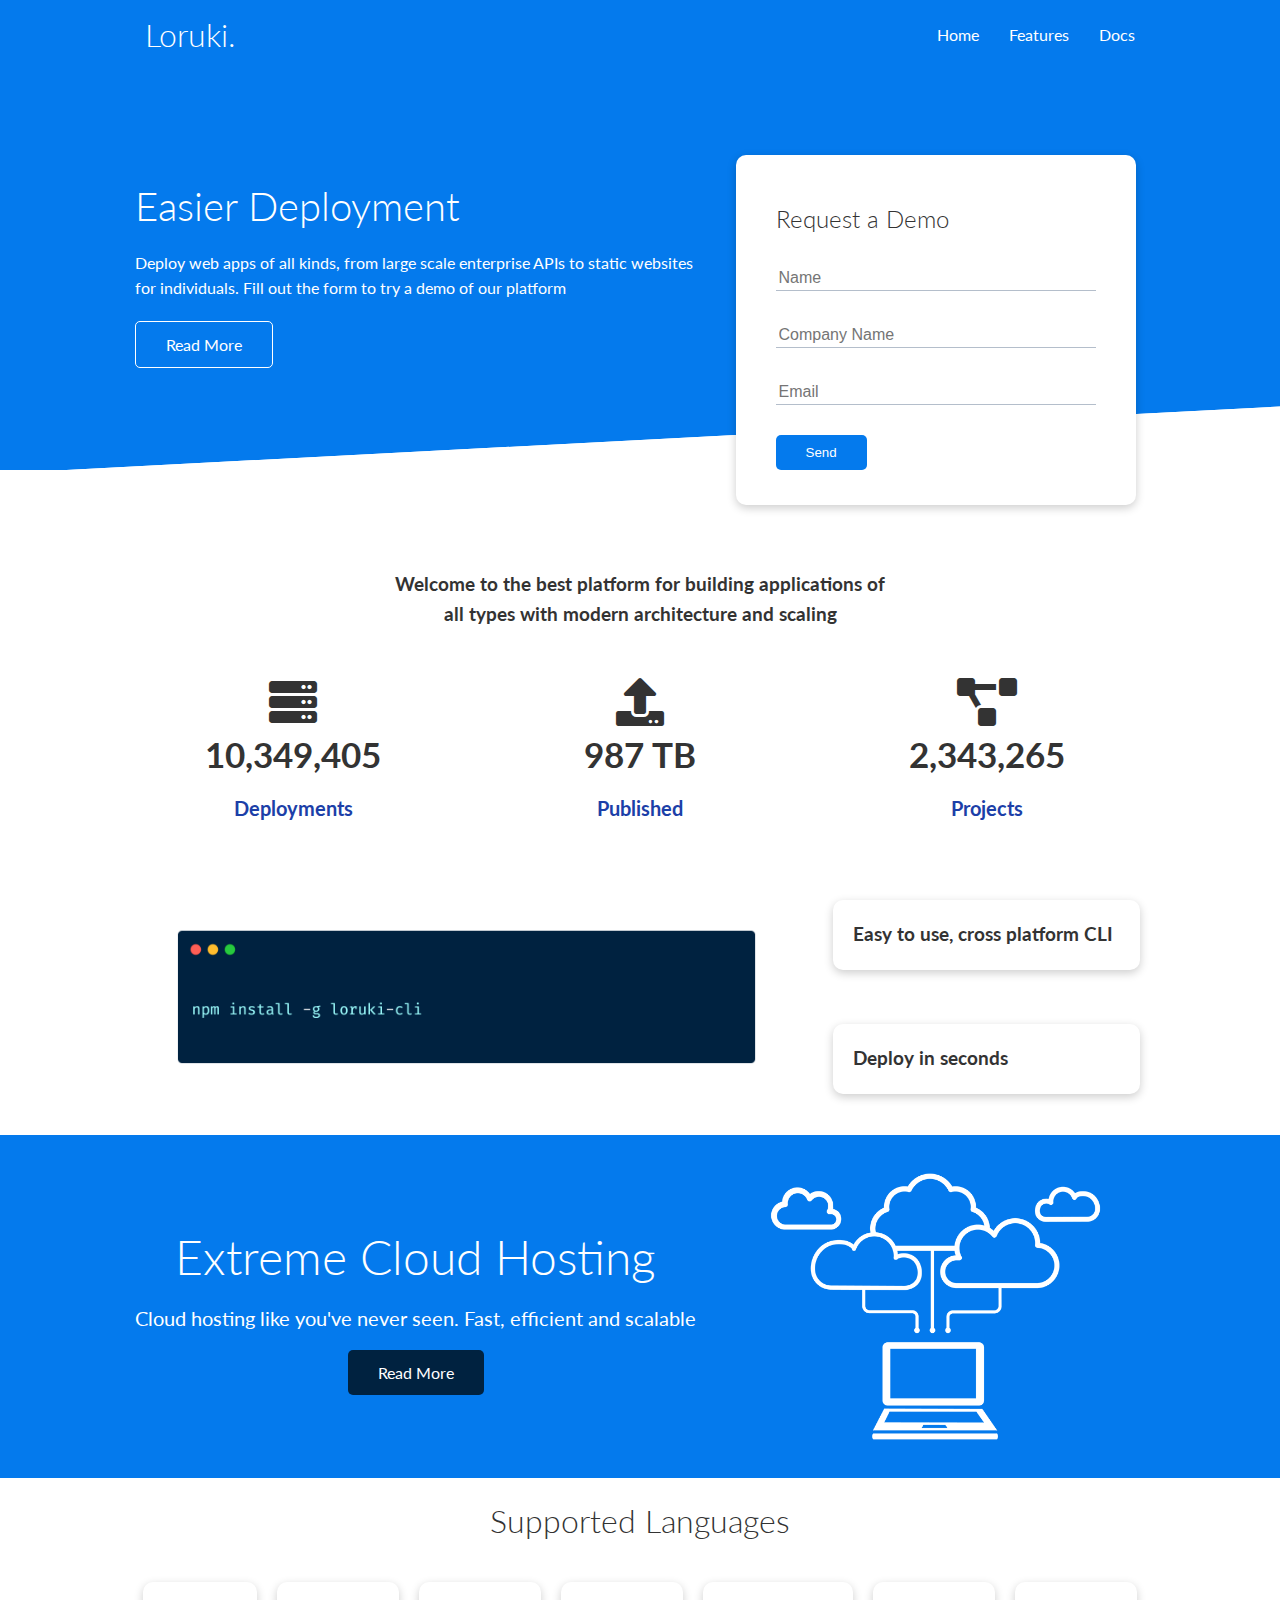
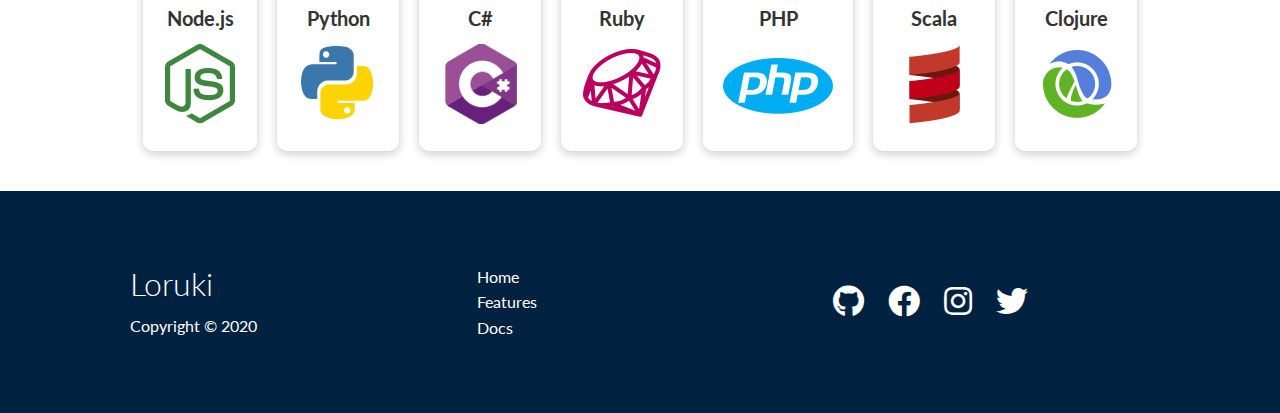
<file: index.html>
<!DOCTYPE html>
<html lang="en">
<head>
    <meta charset="UTF-8">
    <meta name="viewport" content="width=device-width, initial-scale=1.0">
    <link rel="stylesheet" href="https://cdnjs.cloudflare.com/ajax/libs/font-awesome/5.15.1/css/all.min.css">
    <link rel="stylesheet" href="css/utilities.css">
    <link rel="stylesheet" href="css/style.css">
    <title>Loruki | Cloud Hosting For Everyone</title>
</head>
<body>
    <!-- Navbar -->
    <div class="navbar">
        <div class="container flex">
             <h1 class="logo"><a href="index.html">Loruki.</a></h1>
            <nav>
                <ul>
                    <li><a href="index.html">Home</a></li>
                    <li><a href="features.html">Features</a></li>
                    <li><a href="docs.html">Docs</a></li>
                </ul>
            </nav>
        </div>
    </div>
    
    <!-- Showcase -->
    <section class="showcase">
        <div class="container grid">
            <div class="showcase-text">
                <h1>Easier Deployment</h1>
                <p>Deploy web apps of all kinds, from large scale enterprise APIs to static websites for individuals. Fill out the form to try a demo of our platform</p>
                <a href="features.html" class="btn btn-outline">Read More</a>
            </div>

            <div class="showcase-form card">
                <h2>Request a Demo</h2>
                 <form>
                    <div class="form-control">
                        <input type="text" name="name" placeholder="Name" required>
                    </div>
                    <div class="form-control">
                        <input type="text" name="company" placeholder="Company Name" required>
                    </div>
                    <div class="form-control">
                        <input type="email" name="email" placeholder="Email" required>
                    </div>
                    <input type="submit" value="Send" class="btn btn-primary">
                </form>
            </div>
        </div>
    </section>

    <!-- Stats -->
    <section class="stats">
        <div class="container">
            <h3 class="stats-heading text-center my-1">
                Welcome to the best platform for building applications of all types with modern architecture and scaling
            </h3>

            <div class="grid grid-3 text-center my-4">
                <div>
                    <i class="fas fa-server fa-3x"></i>
                    <h3>10,349,405</h3>
                    <p class="text-secondary">Deployments</p>
                </div>
                <div>
                    <i class="fas fa-upload fa-3x"></i>
                    <h3>987 TB</h3>
                    <p class="text-secondary">Published</p>
                </div>
                <div>
                    <i class="fas fa-project-diagram fa-3x"></i>
                    <h3>2,343,265</h3>
                    <p class="text-secondary">Projects</p>
                </div>
            </div>
        </div>
    </section>

    <!-- Cli -->
    <section class="cli">
        <div class="container grid">
            <img src="images/cli.png" alt="">
            <div class="card">
                <h3>Easy to use, cross platform CLI</h3>
            </div>
            <div class="card">
                <h3>Deploy in seconds</h3>
            </div>
        </div>
    </section>

    <!-- Cloud -->
    <section class="cloud bg-primary my-2 py-2">
        <div class="container grid">
            <div class="text-center">
                <h2 class="lg">Extreme Cloud Hosting</h2>
                <p class="lead my-1">Cloud hosting like you've never seen. Fast, efficient and scalable</p>
                <a href="features.html" class="btn btn-dark">Read More</a>
            </div>
            <img src="images/cloud.png" alt="">
        </div>
    </section>

    <!-- Languages -->
    <section class="languages">
        <h2 class="md text-center my-2">
            Supported Languages
        </h2>
        <div class="container flex">
            <div class="card">
                <h4>Node.js</h4>
                <img src="images/logos/node.png" alt="">
            </div>
            <div class="card">
                <h4>Python</h4>
                <img src="images/logos/python.png" alt="">
              </div>
              <div class="card">
                <h4>C#</h4>
                <img src="images/logos/csharp.png" alt="">
              </div>
              <div class="card">
                <h4>Ruby</h4>
                <img src="images/logos/ruby.png" alt="">
              </div>
              <div class="card">
                <h4>PHP</h4>
                <img src="images/logos/php.png" alt="">
              </div>
              <div class="card">
                <h4>Scala</h4>
                <img src="images/logos/scala.png" alt="">
              </div>
              <div class="card">
                <h4>Clojure</h4>
                <img src="images/logos/clojure.png" alt="">
              </div>
        </div>
    </section>

    <!-- Footer -->
    <footer class="footer bg-dark py-5">
        <div class="container grid grid-3">
            <div>
                <h1>Loruki
                </h1>
                <p>Copyright &copy; 2020</p>
            </div>
            <nav>
                <ul>
                    <li><a href="index.html">Home</a></li>
                    <li><a href="features.html">Features</a></li>
                    <li><a href="docs.html">Docs</a></li>
                </ul>
            </nav>
            <div class="social">
                <a href="#"><i class="fab fa-github fa-2x"></i></a>
                <a href="#"><i class="fab fa-facebook fa-2x"></i></a>
                <a href="#"><i class="fab fa-instagram fa-2x"></i></a>
                <a href="#"><i class="fab fa-twitter fa-2x"></i></a>
            </div>
        </div>
    </footer>
</body>
</html>
</file>
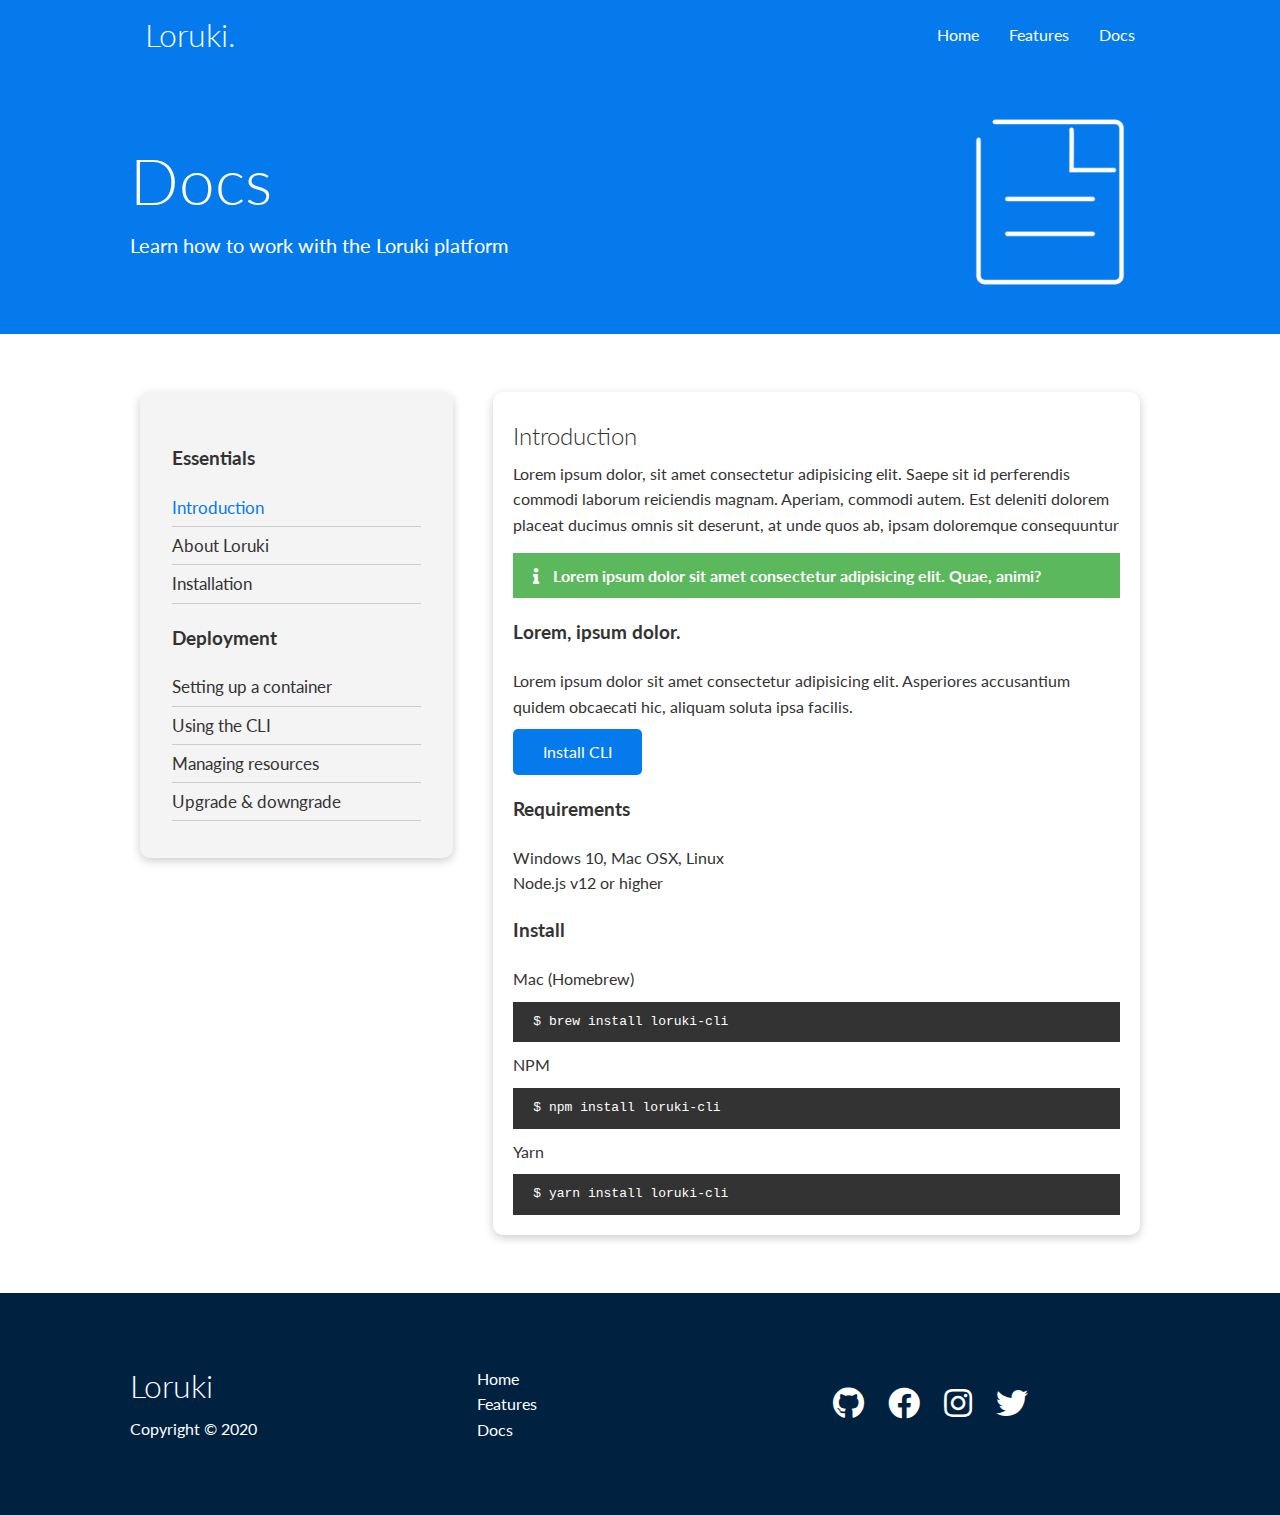
<file: docs.html>
<!DOCTYPE html>
<html lang="en">
<head>
    <meta charset="UTF-8">
    <meta name="viewport" content="width=device-width, initial-scale=1.0">
    <link rel="stylesheet" href="https://cdnjs.cloudflare.com/ajax/libs/font-awesome/5.15.1/css/all.min.css">
    <link rel="stylesheet" href="css/utilities.css">
    <link rel="stylesheet" href="css/style.css">
    <title>Loruki | Cloud Hosting For Everyone</title>
</head>
<body>
    <!-- Navbar -->
    <div class="navbar">
        <div class="container flex">
             <h1 class="logo"><a href="index.html">Loruki.</a></h1>
            <nav>
                <ul>
                    <li><a href="index.html">Home</a></li>
                    <li><a href="features.html">Features</a></li>
                    <li><a href="docs.html">Docs</a></li>
                </ul>
            </nav>
        </div>
    </div>

    <!-- Head -->
    <section class="docs-head bg-primary py-3">
        <div class="container grid">
            <div>
                <h1 class="xl">Docs</h1>
                <p class="lead">
                    Learn how to work with the Loruki platform
                </p>
            </div>
            <img src="images/docs.png" alt="">
        </div>
    </section>

    <!-- Docs main -->
    <section class="docs-main my-4">
        <div class="container grid">
            <div class="card bg-light p-3">
                <h3 class="my-2">Essentials</h3>
                <nav>
                    <ul>
                        <li><a class="text-primary" href="#">Introduction</a></li>
                        <li><a href="#">About Loruki</a></li>
                        <li><a href="#">Installation</a></li>
                    </ul>
                </nav>

                <h3 class="my-2">Deployment</h3>
                <nav>
                    <ul>
                        <li><a href="#">Setting up a container</a></li>
							<li><a href="#">Using the CLI</a></li>
							<li><a href="#">Managing resources</a></li>
							<li><a href="#">Upgrade & downgrade</a></li>
                    </ul>
                </nav>
            </div>
            <div class="card">
                <h2>Introduction</h2>
                <p>Lorem ipsum dolor, sit amet consectetur adipisicing elit. Saepe sit id perferendis commodi laborum reiciendis magnam. Aperiam, commodi autem. Est deleniti dolorem placeat ducimus omnis sit deserunt, at unde quos ab, ipsam doloremque consequuntur</p>

                <div class="alert alert-success">
                    <i class="fas fa-info"></i> Lorem ipsum dolor sit amet consectetur adipisicing elit. Quae, animi?
                </div>

                <h3>Lorem, ipsum dolor.</h3>
                <p>Lorem ipsum dolor sit amet consectetur adipisicing elit. Asperiores accusantium quidem obcaecati hic, aliquam soluta ipsa facilis.</p>
                <a href="#" class="btn btn-primary">Install CLI</a>

                <h3>Requirements</h3>
                <ul>
                    <li>Windows 10, Mac OSX, Linux</li>
                    <li>Node.js v12 or higher</li>
                </ul>

                <h3>Install</h3>
                <p>Mac (Homebrew)</p>
                <pre><code>$ brew install loruki-cli</code></pre>
                <p>NPM</p>
                <pre><code>$ npm install loruki-cli</code></pre>
                <p>Yarn</p>
                <pre><code>$ yarn install loruki-cli</code></pre>

            </div>
        </div>
    </section>
    
    <!-- Footer -->
    <footer class="footer bg-dark py-5">
        <div class="container grid grid-3">
            <div>
                <h1>Loruki
                </h1>
                <p>Copyright &copy; 2020</p>
            </div>
            <nav>
                <ul>
                    <li><a href="index.html">Home</a></li>
                    <li><a href="features.html">Features</a></li>
                    <li><a href="docs.html">Docs</a></li>
                </ul>
            </nav>
            <div class="social">
                <a href="#"><i class="fab fa-github fa-2x"></i></a>
                <a href="#"><i class="fab fa-facebook fa-2x"></i></a>
                <a href="#"><i class="fab fa-instagram fa-2x"></i></a>
                <a href="#"><i class="fab fa-twitter fa-2x"></i></a>
            </div>
        </div>
    </footer>
</body>
</html>
</file>
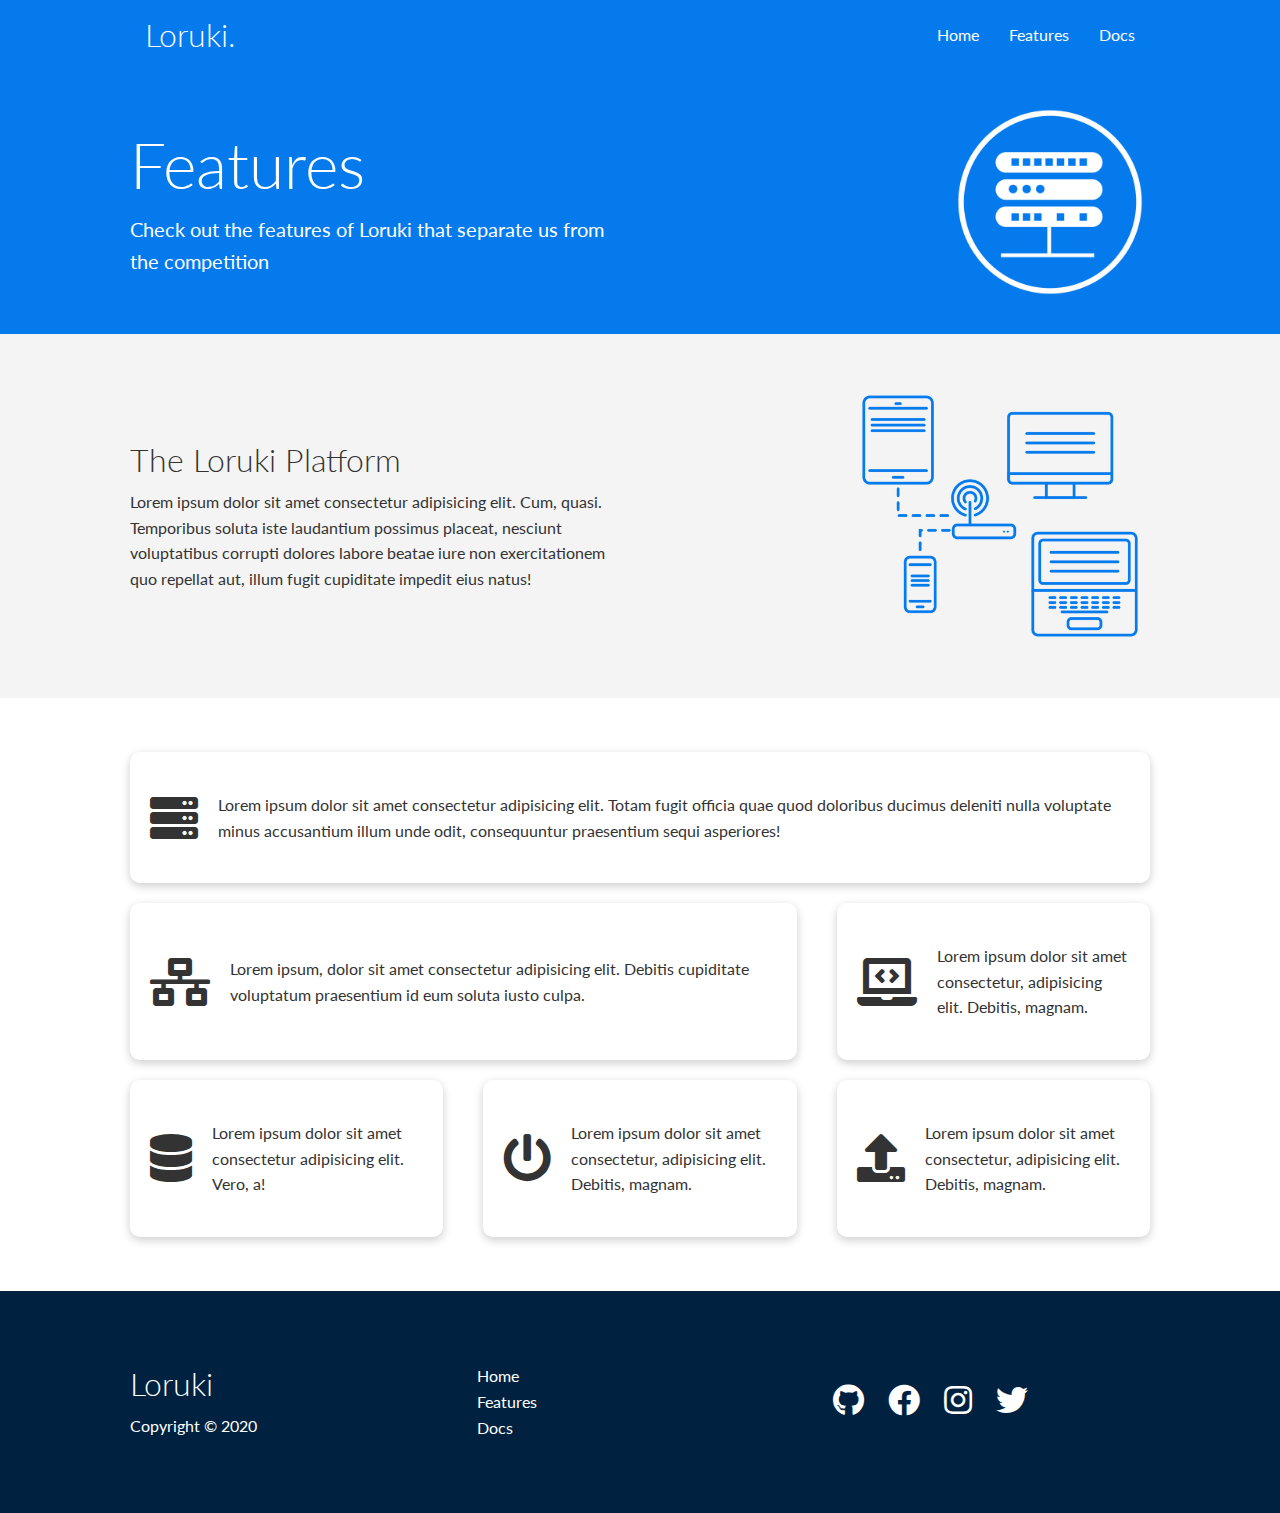
<file: features.html>
<!DOCTYPE html>
<html lang="en">
<head>
    <meta charset="UTF-8">
    <meta name="viewport" content="width=device-width, initial-scale=1.0">
    <link rel="stylesheet" href="https://cdnjs.cloudflare.com/ajax/libs/font-awesome/5.15.1/css/all.min.css">
    <link rel="stylesheet" href="css/utilities.css">
    <link rel="stylesheet" href="css/style.css">
    <title>Loruki | Cloud Hosting For Everyone</title>
</head>
<body>
    <!-- Navbar -->
    <div class="navbar">
        <div class="container flex">
             <h1 class="logo"><a href="index.html">Loruki.</a></h1>
            <nav>
                <ul>
                    <li><a href="index.html">Home</a></li>
                    <li><a href="features.html">Features</a></li>
                    <li><a href="docs.html">Docs</a></li>
                </ul>
            </nav>
        </div>
    </div>

    <!-- Head -->
    <section class="features-head bg-primary py-3">
        <div class="container grid">
            <div>
                <h1 class="xl">Features</h1>
                <p class="lead">
                    Check out the features of Loruki that separate us from the
						competition
                </p>
            </div>
            <img src="images/server.png" alt="">
        </div>
    </section>

    <!-- Sub head -->
    <section class="features-sub-head bg-light py-3">
        <div class="container grid">
            <div>
                <h1 class="md">The Loruki Platform</h1>
                <p>
                    Lorem ipsum dolor sit amet consectetur adipisicing elit. Cum, quasi. Temporibus soluta iste laudantium possimus placeat, nesciunt voluptatibus corrupti dolores labore beatae iure non exercitationem quo repellat aut, illum fugit cupiditate impedit eius natus!
                </p>
            </div>
            <img src="images/server2.png" alt="">
        </div>
    </section>

    <section class="features-main my-2">
        <div class="container grid grid-3">
            <div class="card flex">
                <i class="fas fa-server fa-3x"></i>
                <p>Lorem ipsum dolor sit amet consectetur adipisicing elit. Totam fugit officia quae quod doloribus ducimus deleniti nulla voluptate minus accusantium illum unde odit, consequuntur praesentium sequi asperiores!</p>
            </div>
            <div class="card flex">
                <i class="fas fa-network-wired fa-3x"></i>
                <p>
                    Lorem ipsum, dolor sit amet consectetur adipisicing elit. Debitis cupiditate voluptatum praesentium id eum soluta iusto culpa.
                </p>
            </div>
            <div class="card flex">
                <i class="fas fa-laptop-code fa-3x"></i>
                <p>
                    Lorem ipsum dolor sit amet consectetur, adipisicing elit. Debitis,
                    magnam.
                </p>
            </div>
            <div class="card flex">
                <i class="fas fa-database fa-3x"></i>
                <p>
                    Lorem ipsum dolor sit amet consectetur adipisicing elit. Vero, a!
                </p>
            </div>
            <div class="card flex">
                <i class="fas fa-power-off fa-3x"></i>
                <p>
                    Lorem ipsum dolor sit amet consectetur, adipisicing elit. Debitis,
                    magnam.
                </p>
            </div>
            <div class="card flex">
                <i class="fas fa-upload fa-3x"></i>
                <p>
                    Lorem ipsum dolor sit amet consectetur, adipisicing elit. Debitis,
                    magnam.
                </p>
            </div>
        </div>
    </section>

    <!-- Footer -->
    <footer class="footer bg-dark py-5">
        <div class="container grid grid-3">
            <div>
                <h1>Loruki
                </h1>
                <p>Copyright &copy; 2020</p>
            </div>
            <nav>
                <ul>
                    <li><a href="index.html">Home</a></li>
                    <li><a href="features.html">Features</a></li>
                    <li><a href="docs.html">Docs</a></li>
                </ul>
            </nav>
            <div class="social">
                <a href="#"><i class="fab fa-github fa-2x"></i></a>
                <a href="#"><i class="fab fa-facebook fa-2x"></i></a>
                <a href="#"><i class="fab fa-instagram fa-2x"></i></a>
                <a href="#"><i class="fab fa-twitter fa-2x"></i></a>
            </div>
        </div>
    </footer>
</body>
</html>
</file>
<file: css/utilities.css>
.container {
    max-width: 1100px;
    margin: 0 auto;
    overflow: auto;
    padding: 0 40px;
}

.card {
    background-color: #fff;
    color: #333;
    border-radius: 10px;
    box-shadow: 0 3px 10px rgba(0, 0, 0, 0.2);
    padding: 20px;
    margin: 10px;
}

.btn {
    display: inline-block;
    padding: 10px 30px;
    cursor: pointer;
    background: var(--primary-color);
    color: #fff;
    border: none;
    border-radius: 5px;
}

.btn-outline {
    background-color: transparent;
    border: 1px #fff solid;
}

.btn:hover {
    transform: scale(0.98);
}

/* Backgrounds & colored buttons */
.bg-primary, .btn-primary {
    background-color: var(--primary-color);
    color: #fff;
}

.bg-secondary, .btn-secondary {
    background-color: var(--secondary-color);
    color: #fff;
}

.bg-dark, .btn-dark {
    background-color: var(--dark-color);
    color: #fff;
}

.bg-light, .btn-light {
    background-color: var(--light-color);
    color: #333;
}

.bg-primary a, .btn-primary a, .bg-secondary a, .btn-secondary a, .bg-dark a, .btn-dark a {
    color: #fff;
}

/* Text colors */
.text-primary {
    color: var(--primary-color);
}

.text-secondary {
    color: var(--secondary-color);
}

.text-dark {
    color: var(--dark-color);
}

.text-light {
    color: var(--light-color);
}

/* Text sizes */
.lead {
    font-size: 20px;
}

.sm {
    font-size: 1rem;
}

.md {
    font-size: 2rem;
}

.lg {
    font-size: 3rem;
}

.xl {
    font-size: 4rem;
}

.text-center {
    text-align: center;
}

/* Alert */
.alert {
    background-color: var(--light-color);
    padding: 10px 20px;
    font-weight: bold;
    margin: 15px 0;
}

.alert i {
    margin-right: 10px;
}

.alert-success {
    background-color: var(--success-color);
    color: #fff;
}

.alert-error {
    background-color: var(--error-color);
    color: #fff;
}

.flex {
    display: flex;
    justify-content: center;
    align-items: center;
    height: 100%;
}

.grid {
    display: grid;
    grid-template-columns: repeat(2, 1fr);
    gap: 20px;
    justify-content: center;
    align-items: center;
    height: 100%;
}

.grid-3 {
    grid-template-columns: repeat(3, 1fr);
}

/* Margin */
.my-1 {
    margin: 1rem 0;
}

.my-2 {
    margin: 1.5rem 0;
}

.my-3 {
    margin: 2rem 0;
}

.my-4 {
    margin: 3rem 0;
}

.my-5 {
    margin: 4rem 0;
}

.m-1 {
    margin: 1rem;
}

.m-2 {
    margin: 1.5rem;
}

.m-3 {
    margin: 2rem;
}

.m-4 {
    margin: 3rem;
}

.m-5 {
    margin: 4rem;
}

/* Padding */
.py-1 {
    padding: 1rem 0;
}

.py-2 {
    padding: 1.5rem 0;
}

.py-3 {
    padding: 2rem 0;
}

.py-4 {
    padding: 3rem 0;
}

.py-5 {
    padding: 4rem 0;
}

.p-1 {
    padding: 1rem;
}

.p-2 {
    padding: 1.5rem;
}

.p-3 {
    padding: 2rem;
}

.p-4 {
    padding: 3rem;
}

.p-5 {
    padding: 4rem;
}
</file>
<file: css/style.css>
@import url('https://fonts.googleapis.com/css2?family=Lato:wght@300&display=swap');

:root {
  --primary-color: #047aed;
  --secondary-color: #1c3fa8;
  --dark-color: #002240;
  --light-color: #f4f4f4;
  --success-color: #5cb85c;
  --error-color: #d9534f;
}

* {
  box-sizing: border-box;
  padding: 0;
  margin: 0;
}

body {
  font-family: 'Lato', sans-serif;
  color: #333;
  line-height: 1.6;
}

ul {
  list-style-type: none;
}

a {
  text-decoration: none;
  color: #333;
}
h1, h2 {
  font-weight: 300;
  line-height: 1.2;
  margin: 10px 0;
}

p {
  margin: 10px 0;
}

img {
  width: 100%;
}

code, pre {
  background: #333;
  color: #fff;
  padding: 10px;
}

.hidden {
  visibility: hidden;
  height: 0;
}

/* Navbar */
.navbar {
  background-color: var(--primary-color);
  color: #fff;
  height: 70px;
}

.navbar ul {
  display: flex;
}

.navbar a {
  color: #fff;
  padding: 10px;
  margin: 0 5px;
}

.navbar ul a:hover {
  border-bottom: 2px #fff solid;
}

.navbar .flex {
  justify-content: space-between;
}

/* Showcase */
.showcase {
  height: 400px;
  background-color: var(--primary-color);
  color: #fff;
  position: relative;
}

.showcase h1 {
  font-size: 40px;
}

.showcase p {
  margin: 20px 0;
}

.showcase .grid {
  overflow: visible;
  grid-template-columns: 55% auto;
  gap: 30px;
}

.showcase-text {
  animation: slideInFromLeft 1s ease-in;
}

.showcase-form {
  position: relative;
  top: 60px;
  height: 350px;
  width: 400px;
  padding: 40px;
  z-index: 100;
  justify-self: flex-end;
  animation: slideInFromRight 1s ease-in;
}

.showcase-form .form-control {
  margin: 30px 0;
}

.showcase-form input[type='text'], .showcase-form input[type='email'] {
  border: 0;
  border-bottom: 1px solid #b4becb;
  width: 100%;
  padding: 3px;
  font-size: 16px;
}

.showcase-form input:focus {
  outline: none;
}

.showcase::before, .showcase::after {
  content: '';
  position: absolute;
  height: 100px;
  bottom: -70px;
  right: 0;
  left: 0;
  background: #fff;
  transform: skewY(-3deg);
  -webkit-transform: skewY(-3deg);
  -moz-transform: skewY(-3deg);
  -ms-transform: skewY(-3deg);
}

/* Stats */
.stats {
  padding-top: 100px;
  animation: slideInFromBottom 1s ease-in;
}

.stats-heading {
  max-width: 500px;
  margin: auto;
}

.stats .grid h3 {
  font-size: 35px;
}

.stats .grid p {
  font-size: 20px;
  font-weight: bold;
}

/* Cli */
.cli .grid {
  grid-template-columns: repeat(3, 1fr);
  grid-template-rows: repeat(2, 1fr);
}

.cli .grid > *:first-child {
  grid-column: 1 / span 2;
  grid-row: 1 / span 2;
}

/* Cloud */
.cloud .grid {
  grid-template-columns: 4fr 3fr;
}

/* Languages */

.languages .flex {
  flex-wrap: wrap;
}

.languages .card {
  text-align: center;
  margin: 18px 10px 40px;
  transition: transform 0.2s ease-in;
}

.languages .card h4 {
  font-size: 20px;
  margin-bottom: 10px;
}

.languages .card:hover {
  transform: translateY(-15px);
}

/* Features */
.features-head img, .docs-head img {
  width: 200px;
  justify-self: flex-end;
}

.features-sub-head img {
  width: 300px;
  justify-self: flex-end;
}

.features-main .card > i {
  margin-right: 20px;
}

.features-main .grid {
  padding: 30px;
}

.features-main .grid > *:first-child {
  grid-column: 1 / span 3;
}

.features-main .grid > *:nth-child(2) {
  grid-column: 1 / span 2;
}

/* Docs */
.docs-main h3 {
  margin: 20px 0;
}

.docs-main .grid {
  grid-template-columns: 1fr 2fr;
  align-items: flex-start;
}

.docs-main nav li {
  font-size: 17px;
  padding-bottom: 5px;
  margin-bottom: 5px;
  border-bottom: 1px #ccc solid;
}

.docs-main a:hover {
  font-weight: bold;
}

/* Footer */
.footer .social a {
  margin: 0 10px;
}

.fa-github:hover {
  color: #000000;
}

.fa-facebook:hover {
  color: #1773EA;
}

.fa-instagram:hover {
  color: #B32E87;
}

.fa-twitter:hover {
  color: #1C9CEA;
}

/* Animations */
@keyframes slideInFromLeft {
  0% {
    transform: translateX(-100%);
  }
  100% {
    transform: translateX(0);
  }
}

@keyframes slideInFromRight {
  0% {
    transform: translateX(100%);
  }
  100% {
    transform: translateX(0);
  }
}

@keyframes slideInFromTop {
  0% {
    transform: translateY(-100%);
  }
  100% {
    transform: translateX(0);
  }
}

@keyframes slideInFromBottom {
  0% {
    transform: translateY(100%);
  }
  100% {
    transform: translateX(0);
  }
}
@media (max-width: 1000px){
  .showcase-form{
    width: 340px;
  }
}

/* Tablets and under */
@media (max-width: 768px) {
  .grid, .showcase .grid, .stats .grid, .cli .grid, .cloud .grid, .features-main .grid, .docs-main .grid {
    grid-template-columns: 1fr;
    grid-template-rows: 1fr;
  }
  .showcase {
    height: auto;
  }
  .showcase-text {
    text-align: center;
    margin-top: 40px;
    animation: slideInFromTop 1s ease-in;
  }
  .showcase-form {
    justify-self: center;
    margin: auto;
    animation: slideInFromBottom 1s ease-in;
  }
  .cli .grid > *:first-child {
    grid-column: 1;
    grid-row: 1;
  }
  .features-head, .features-sub-head, .docs-head {
    text-align: center;
  }
  .features-head img, .features-sub-head img, .docs-head img {
    justify-self: center;
  }
  .features-main .grid > *:first-child, .features-main .grid > *:nth-child(2) {
    grid-column: 1;
  }
}

/* Mobile */
@media (max-width: 500px) {
  .navbar {
    height: 110px;
  }
  .navbar .flex {
    flex-direction: column;
  }
  .navbar ul {
    padding: 10px;
    background-color: rgba(0, 0, 0, 0.1);
  }
  .showcase-form {
    width: 300px;
  }
}
</file>
